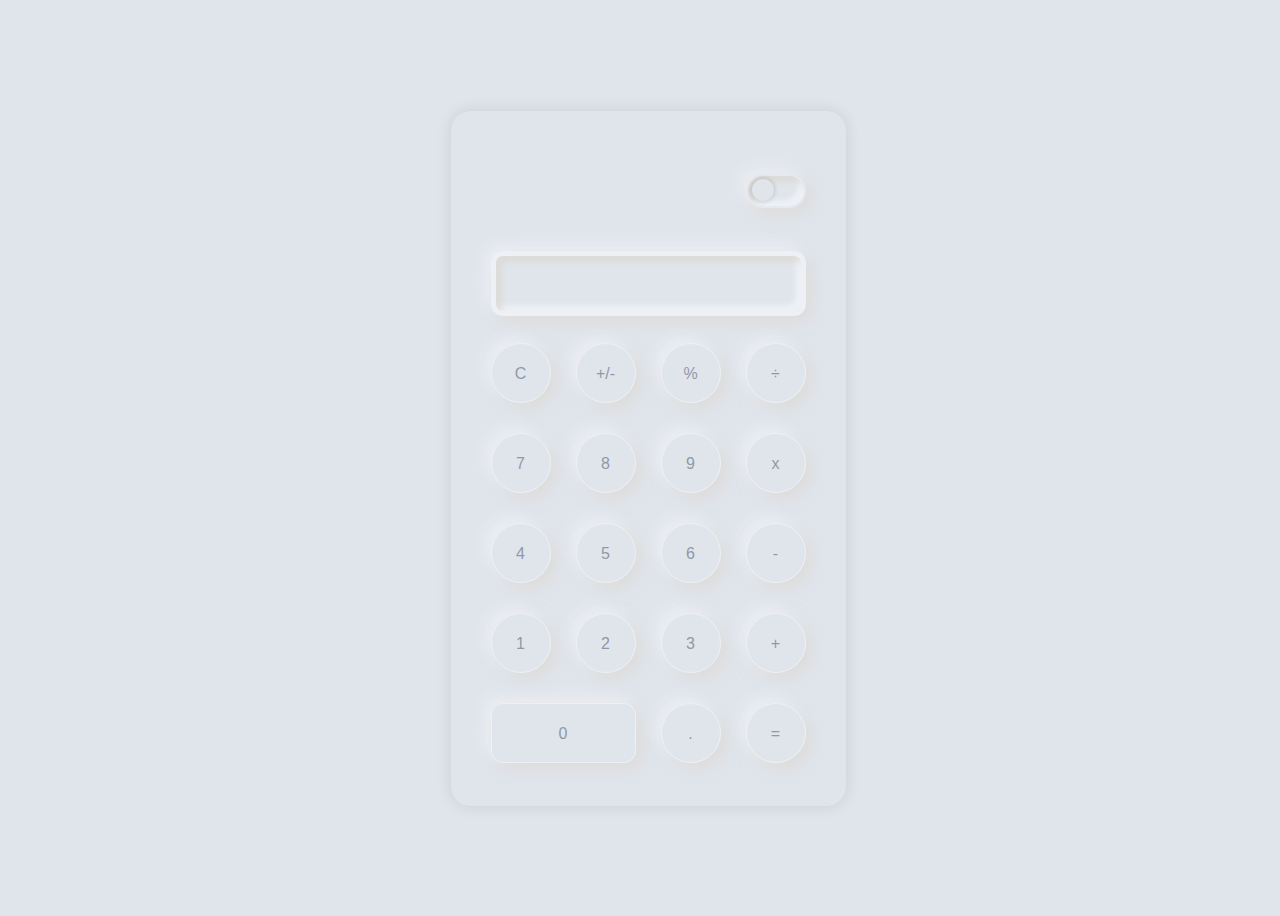
<file: calculator/index.html>
<!DOCTYPE html>
<html lang="en">
<head>
    <meta charset="UTF-8">
    <meta name="viewport" content="width=device-width, initial-scale=1.0">
    <title> Calculator </title>
    <!-- <link rel="stylesheet" href="style.css"> -->
</head>
<link rel="stylesheet" href="style.css">
<body>
    <div class="calculator" id="calc">
        <div class="toggle">
            <div class="theme-change-wrapper">
                <label class="theme-switch" for="checkbox" >
                    <input type="checkbox" name="" id="checkbox">
                    <div class="slider round"></div>
                </label>
            </div>
        </div>

        <div class="display"></div>
        <span class="c neumorphic">C</span>
        <span class="signed neumorphic">+/-</span>
        <span class="percent neumorphic">%</span>
        <span class="divide neumorphic">÷</span>
        <span class="seven neumorphic">7</span>
        <span class="eight neumorphic">8</span>
        <span class="nine neumorphic">9</span>
        <span class="times neumorphic">x</span>
        <span class="four neumorphic">4</span>
        <span class="five neumorphic">5</span>
        <span class="six neumorphic">6</span>
        <span class="minus neumorphic">-</span>
        <span class="one neumorphic">1</span>
        <span class="two neumorphic">2</span>
        <span class="three neumorphic">3</span>
        <span class="plus neumorphic">+</span>
        <span class="zero neumorphic">0</span>
        <span class="decimal neumorphic">.</span>
        <span class="equals neumorphic">=</span>

    </div>
    <script src="new.js"></script>
</body>
</html>
</file>
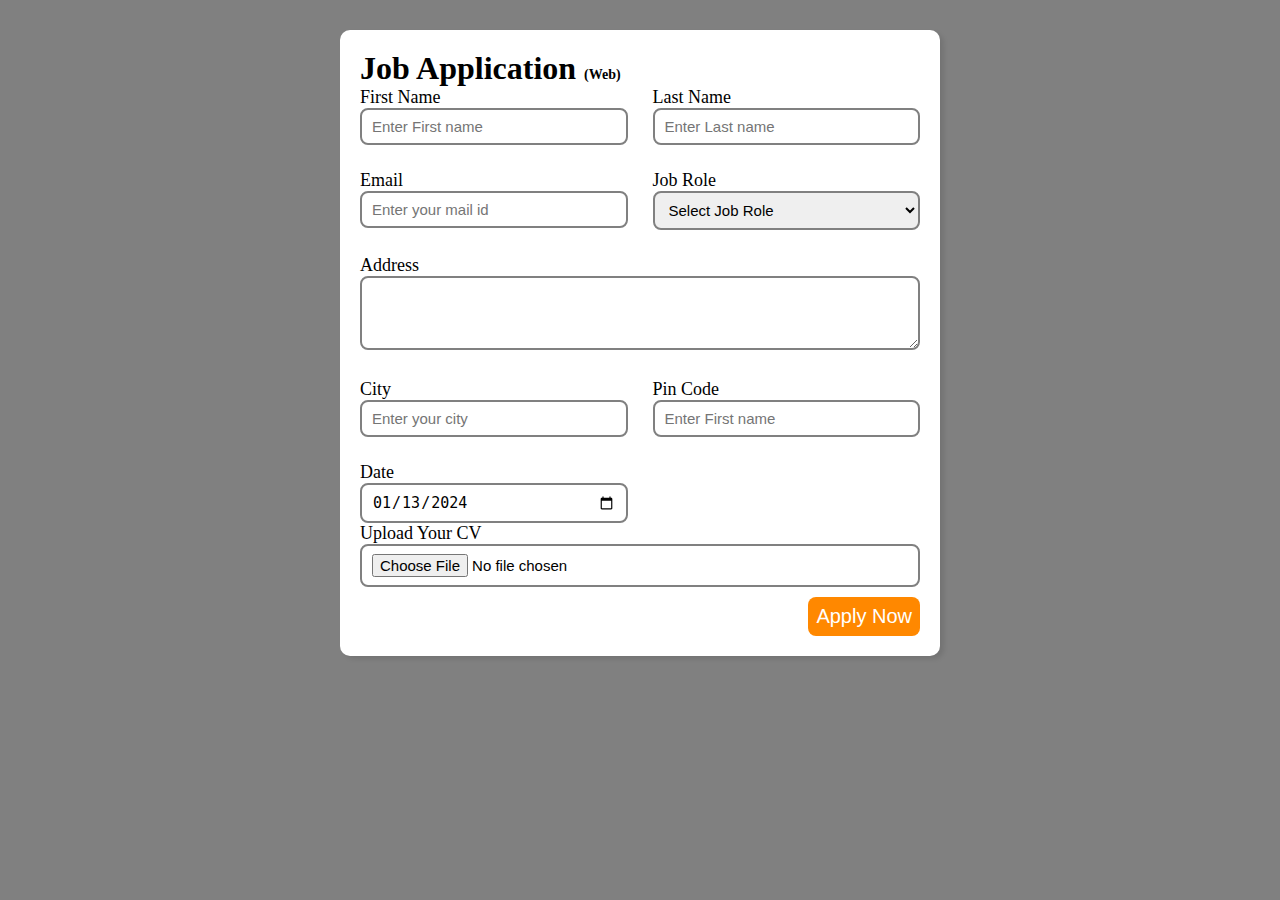
<file: Job Application Form/index.html>
<!DOCTYPE html>
<html lang="en">
<head>
    <meta charset="UTF-8">
    <meta name="viewport" content="width=device-width, initial-scale=1.0">
    <title> Job Application </title>
    <link rel="stylesheet" href="style.css">
</head>
<body>
    <section class="form">
        <div class="container">
            <div class="title">
                <h1> Job Application  <span class="bold"> (Web) </span> </h1>
                <form action="">
                    <div class="div_container">
                        
                        <div class="form_control">
                            <label for="first_name">First Name</label> 
                            <input type="text" name="first_name" id="first_name" placeholder="Enter First name">
                        </div>
                        <div class="form_control">
                            <label for="last_name">Last Name</label> 
                            <input type="text" name="last_name" id="Last_name" placeholder="Enter Last name">
                        </div>                        
                        <div class="form_control">
                            <label for="email">Email</label> 
                            <input type="email" name="email" id="email" placeholder="Enter your mail id" required>
                        </div>                        
                        <div class="form_control">
                            <label for="Job_role"> Job Role </label> 
                            <select name="" id="">
                                <option value="">Select Job Role</option>
                                <option value="frontend">Frontend Developer</option>
                                <option value="backend">Backend Developer</option>
                                <option value="system">System Designer</option>
                                <option value="full_stack">Full Stack Developer</option>
                            </select>
                        </div>
                        <div class="textarea_control">
                            <label for="address"> Address </label>
                            <textarea name="address" id="address" cols="50" rows="3" placeholder="Type here....."> </textarea>
                        </div>
                        <div class="form_control">
                            <label for="city"> City </label> 
                            <input type="text" name="city" id="city" placeholder="Enter your city">
                        </div>
                        <div class="form_control">
                            <label for="pin_code"> Pin Code </label> 
                            <input type="number" name="pin_code" id="pin_code" placeholder="Enter First name">
                        </div><div class="form_control">
                            <label for="date"> Date </label> 
                            <input value="2024-01-13" type="date" name="date" id="date">
                        </div>
                        </div><div class="form_control">
                            <label for="upload"> Upload Your CV </label> 
                            <input type="file" name="upload" id="upload">
                        </div> 
                        <div class="button_container">
                            <button type="submit"> Apply Now </button>
                        </div>  
                    </div>

                    
                </form>
            </div>
        </div>
            
    </section>
    
</body>
</html>
</file>
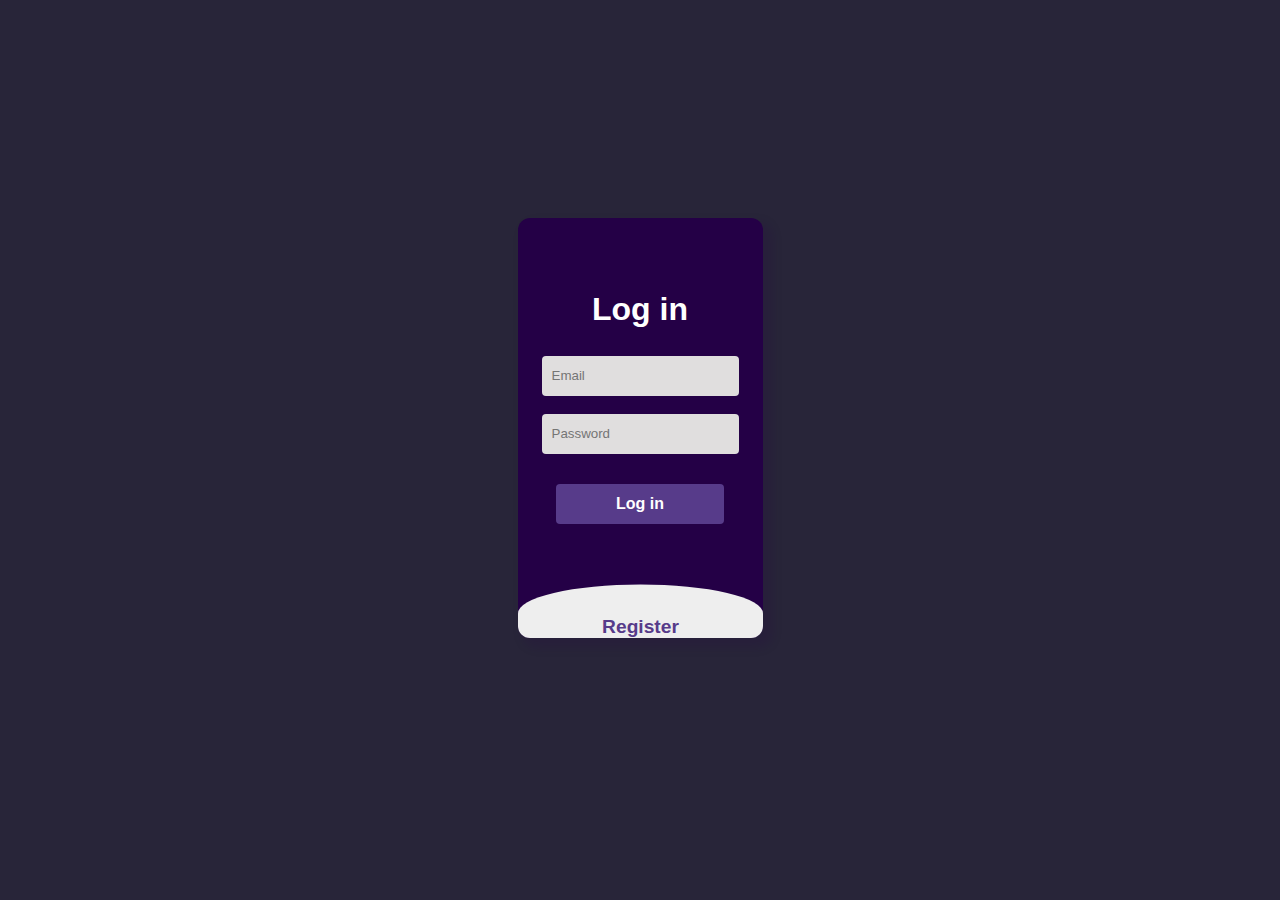
<file: login_signup/index.html>
<!DOCTYPE html>
<html lang="en">
<head>
    <meta charset="UTF-8">
    <meta name="viewport" content="width=device-width, initial-scale=1.0">
    <title> Signup Form  </title>
    <link rel="stylesheet" href="style.css">
</head>
<body>
    <div class="main">  	
		<input type="checkbox" id="chk" aria-hidden="true">
			<div class="login">
				<form class="form">
					<label for="chk" aria-hidden="true">Log in</label>
					<input class="input" type="email" name="email" placeholder="Email" required="HIIIIIIIIII">
					<input class="input" type="password" name="pswd" placeholder="Password" required="">
					<button>Log in</button>
				</form>
			</div>

            <div class="register">
                <form class="form" action="">
                    <label for="chk" aria-hidden="true">Register</label>
                    <input type="text" class="input" name="txt" placeholder="Username" required="">
                    <input type="email" class="input" name="email" placeholder="Email" required="">
                    <input type="password" class="input" name="pswd" placeholder="Password" required="">
                    <button> Register </button>
                </form>
            </div>
    </div>
</body>
</html>
</file>
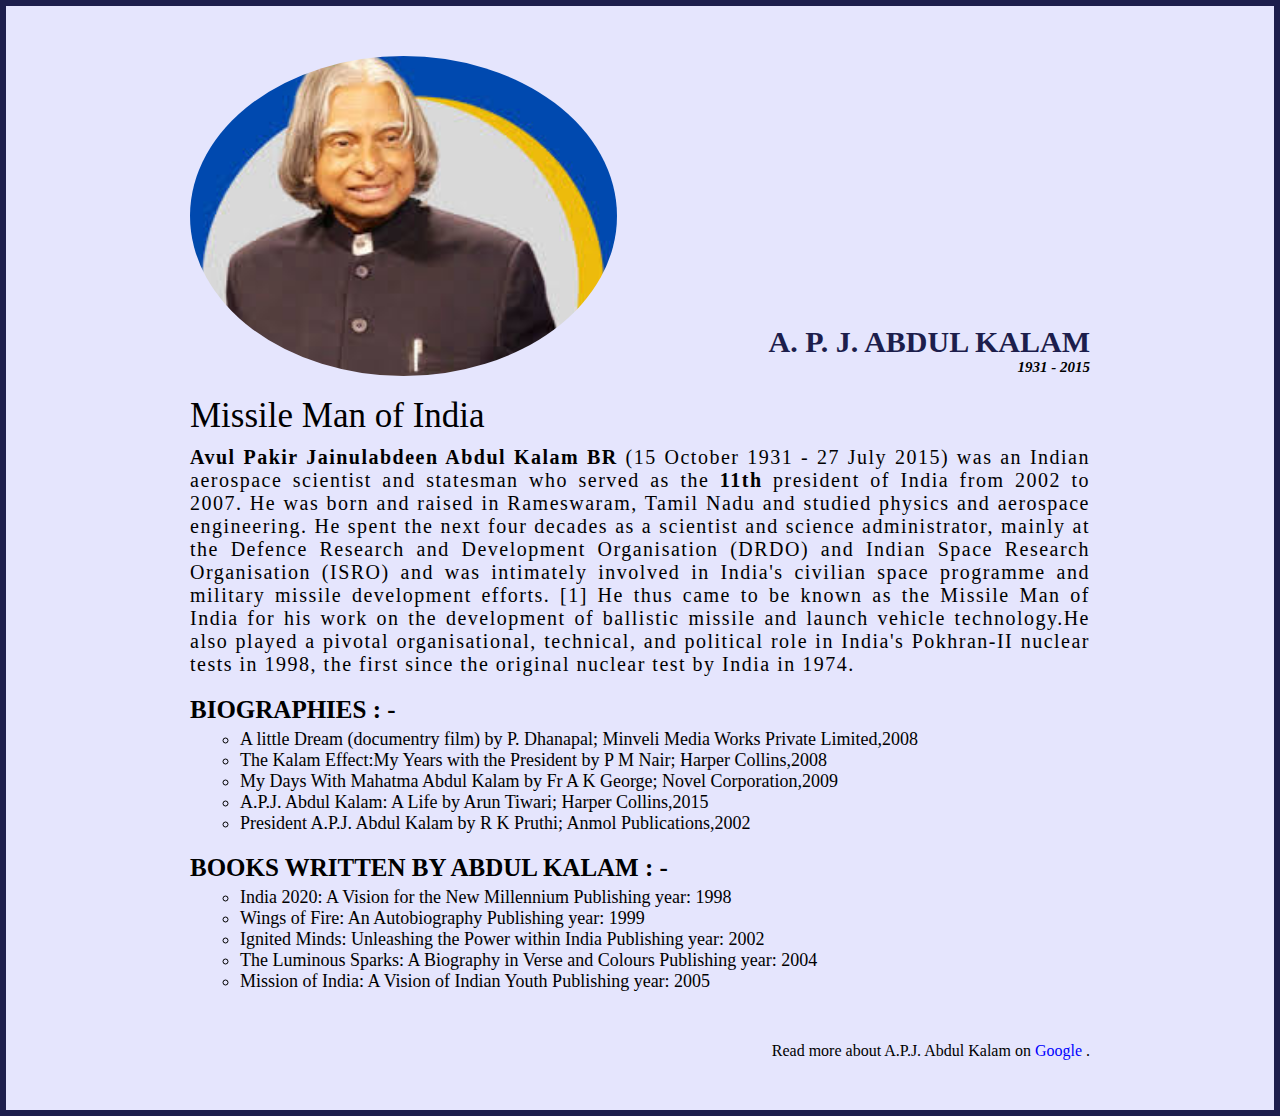
<file: tribute page2/index.html>
<!DOCTYPE html>
<html lang="en">
<head>
    <meta charset="UTF-8">
    <meta name="viewport" content="width=device-width, initial-scale=1.0">
    <title> The Tribute Page | A.P.J Abdul Kalam</title>
    <link rel="stylesheet" href="style.css">
</head>
<body>
    <div class="container"> 
        <div class="content">
            <section class="top-section">
                <div class="image">
                    <img src="img/apj.jpg" alt=" Abdul kalam ">   
                </div>
                <div class="name">
                    <h1> A. P. J. Abdul Kalam </h1>
                    <h4> 1931 - 2015 </h4>
                </div>
            </section>
            <section class="middle-section">
                <h2> Missile Man of India </h2>
                <p><b> Avul Pakir Jainulabdeen Abdul Kalam BR </b>(15 October 1931
                     - 27 July 2015) was an Indian aerospace 
                    scientist and statesman who served as the <b>11th</b> president 
                    of India from 2002 to 2007. He was born and raised in 
                    Rameswaram, Tamil Nadu and studied physics and aerospace 
                    engineering. He spent the next four decades as a scientist 
                    and science administrator, mainly at the Defence Research 
                    and Development Organisation (DRDO) and Indian Space Research 
                    Organisation (ISRO) and was intimately involved in India's 
                    civilian space programme and military missile development efforts.
                    [1] He thus came to be known as the Missile Man of India for his 
                    work on the development of ballistic missile and launch vehicle 
                    technology.He also played a pivotal organisational, 
                    technical, and political role in India's Pokhran-II nuclear 
                    tests in 1998, the first since the original nuclear test by 
                    India in 1974.

                    <!-- Kalam was elected as the 11th president of India in 2002 
                    with the support of both the ruling Bharatiya Janata Party 
                    and the then-opposition Indian National Congress. Widely 
                    referred to as the "People's President",[6] he returned to 
                    his civilian life of education, writing and public service 
                    after a single term. He was a recipient of several prestigious 
                    awards, including the Bharat Ratna, India's highest civilian honour.</p> -->

            </section>

            <section class="bottom-section">
               <div class="biography">
                <h3> biographies : - </h3>
                <ul >
                    <li>A little Dream (documentry film) by P. Dhanapal; Minveli Media Works Private Limited,2008</li>
                    <li>The Kalam Effect:My Years with the President by P M Nair; Harper Collins,2008</li>
                    <li>My Days With Mahatma Abdul Kalam by Fr A K George; Novel Corporation,2009</li>
                    <li>A.P.J. Abdul Kalam: A Life by Arun Tiwari; Harper Collins,2015</li>
                    <li>President A.P.J. Abdul Kalam by R K Pruthi; Anmol Publications,2002</li>
                </ul>
               </div>
               <div class="books">
                <h3> books written by abdul kalam : - </h3>
                <ol >
                    <li>India 2020: A Vision for the New Millennium
                        Publishing year: 1998
                        
                        </li>
                    <li>Wings of Fire: An Autobiography
                        Publishing year: 1999 </li>
                    <li> Ignited Minds: Unleashing the Power within India
                        Publishing year: 2002</li>
                    <li>The Luminous Sparks: A Biography in Verse and Colours
                        Publishing year: 2004</li>
                    <li> Mission of India: A Vision of Indian Youth
                        Publishing year: 2005</li>
                </ol>
               </div> 
            </section>
            <section class="footer">
                <footer> <p>
                    Read more about A.P.J. Abdul Kalam on <a href="https://en.wikipedia.org/wiki/A._P._J._Abdul_Kalam"> Google </a>.
                </p>
            </footer>
            </section>
       
        </div>
        
    </div>
</body>
</html>
</file>
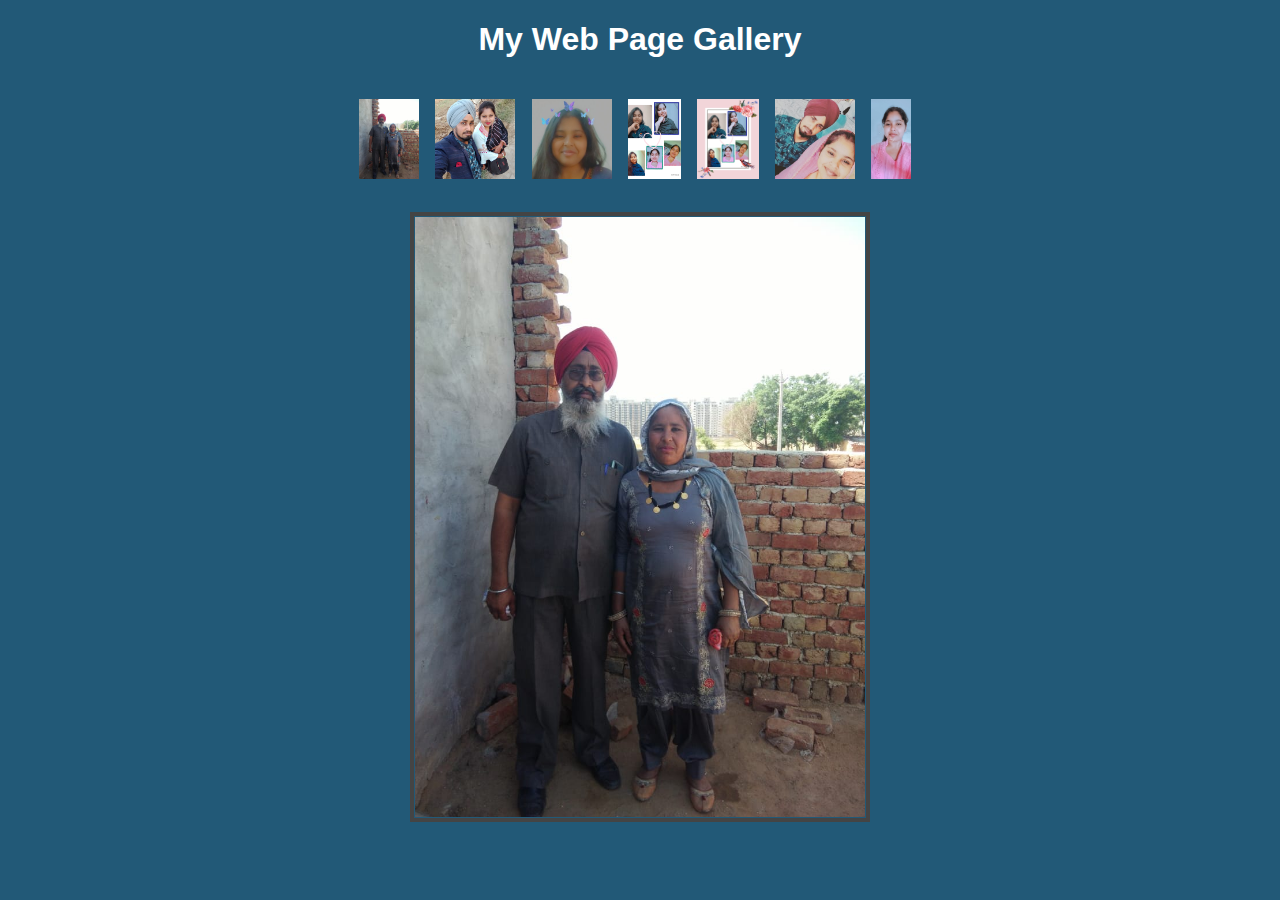
<file: Js Project 2/Photo_gallery.html>
<!DOCTYPE html>
<html lang="en">
<head>
    <meta charset="UTF-8">
    <meta name="viewport" content="width=device-width, initial-scale=1.0">
    <!-- <link rel="stylesheet" href="img"> -->
    <title> Photo Gallery </title>
    <style>
        body{
            background: rgb(34, 89, 119);
            margin: 20px;
            font-family: Arial;
            color: white ;
        }
        .thumbnail img{
            /* height: 80px; */
            padding: 1px;
            height: 80px;
            margin: 0 10px 10px 0;
        }

        .thumbnail img:hover{
            border: 4px solid #00ccff;
            filter: grayscale(66);
        }

        .preview img {
            border: 4px solid #444;
            padding: 1px;
            max-width: 800px;
            height: 600px;
        }
        h1, .preview, #container, .preview {
            text-align: center;
        }
    </style>
</head>
<body>
    <div id="container">
        <h1> My Web Page Gallery </h1>
        <br>
        <div class="thumbnail">
            <img onmouseover="preview.src=Img1.src" src="img/IMG-20210426-WA0003.jpg"  name="Img1">
            <img onmouseover="preview.src=Img2.src" src="img/IMG_20220702_001523_403.jpg" name="Img2">
            <img onmouseover="preview.src=Img3.src" src="img/IMG_20220702_083401_044.jpg"  name="Img3">
            <img onmouseover="preview.src=Img4.src" src="img/IMG_20220703_211116.jpg" name="Img4">
            <img onmouseover="preview.src=Img5.src" src="img/IMG_20220704_011934.jpg"  name="Img5">
            <img onmouseover="preview.src=Img6.src" src="img/IMG_20220728_160215_391.jpg"  name="Img6">
            <img onmouseover="preview.src=Img7.src" src="img/Snapchat-677242777.jpg" name="Img7">
        </div>
        <br>
        <div class="preview">
            <img name="preview" src="img/IMG-20210426-WA0003.jpg">
        </div>
    </div>
</body>
</html>
</file>
<file: calculator/style.css>
@import url('https://fonts.googleapis.com/css2?family=Odibee+Sans&display=swap');

:root{
    --body-bg-color: #e0e5ec;
    --bg-color: #e0e5ec;
    --primary-font-color: rgba(144, 152, 168, 1);
    --secondary-font-color: rgba(51, 64, 89, 1);
    --soft-high-light: rgba(255, 255, 255, 0.43);
    --dark-high-light: rgba(217,210,200,0.51);
}

[data-theme="dark"] {
    --bg-color: #131419;
    --primary-font-color: #c7c7c7;
    --secondary-font-color: #03a9f4;
    --soft-high-light: rgba(255, 255, 255, 0.05);
    --dark-high-light: rgba(0, 0, 0, 0.51);
}

*{
    box-sizing: border-box;
}

body{
    background: var(--body-bg-color);
    color: var(--primary-font-color);
}

.calculator{
    background: var(--bg-color);
    color: var(--primary-font-color);
}

.display {
    box-shadow: 6px 6px 16px 0 var(--dark-high-light), 
    -6px -6px 16px 0 var(--soft-high-light), 
    inset 6px 6px 5px 0 var(--dark-high-light), 
    inset -6px -6px 5px 0 var(--soft-high-light);
    border: 5px solid var(--soft-high-light); 
    color: var(--secondary-font-color); 
}

.neumorphic {
    box-shadow: 6px 6px 16px 0 var(--dark-high-light), -6px -6px 16px 0 var(--soft-high-light);
    border-radius: 50%;
    transition: 0.1s all ease-in-out;
    border: 1px solid var(--soft-high-light);
}

.neumorphic:hover {
    box-shadow: inset 6px 6px 5px 0 var(--dark-high-light), inset -6px -6px 5px 0 var(--soft-high-light);
    color: var(--secondary-font-color);
} 

/* Grid layout */

body{
    display: grid;
    width: 100vw;
    height: 100vh;
    align-items: center;
    justify-content: center;
    font-family: sans-serif;
    font-size: 16px;
}

.display {
    border-radius: 12px;
    transition: 0.1s all ease-in-out;
    height: 65px;
    width: 100%;
    line-height: 60px;
    text-align: right;
    padding-right: 20px;
    font-size: 32px;
    letter-spacing: 4px;
}

.calculator {
    box-shadow: 0 0 16px rgba(0, 0, 0, 0.1);
    display: grid;
    grid-template-columns: 1fr 1fr 1fr 1fr;
    grid-template-rows: 1fr 1fr 1fr 1fr 1fr 1fr 1fr ;
    grid-template-areas: "toggle toggle toggle toggle" "display display display display" "c signed percent divide" "seven eight nine times" "four five six minus" "one two three plus" "zero zero decimal equals";
    align-items: center;
    justify-items: center;
    grid-row-gap: 25px;
    grid-column-gap: 25px;
    border-radius: 20px;
    padding: 50px 40px 40px 40px;
}

.c,
.signed,
.percent,
.divide,
.seven,
.eight,
.nine,
.times,
.four,
.five,
.six,
.minus,
.one,
.two,
.three,
.plus,
.zero,
.decimal,
.equals {
    text-align: center;
    height: 60px;
    width: 60px;
    line-height: 60px;
    cursor: pointer;
} 

.zero {
    width: 100%;
    border-radius: 12px;
}

.toggle {
    grid-area: toggle;
}
.display {
    grid-area: display;
}

.c {
    grid-area: c;
}

.signed {
    grid-area: signed;
}

.percent {
    grid-area: percent;
}

.divide {
    grid-area: divide;
}

.seven {
    grid-area: seven;
}

.eight {
    grid-area: eight;
}

.nine {
    grid-area: nine;
}

.times {
    grid-area: times;
}

.four {
    grid-area: four;
}

.five {
    grid-area: five;
}

.six {
    grid-area: six;
}

.minus {
    grid-area: minus;
}

.one {
    grid-area: one;
}

.two {
    grid-area: two;
}

.three {
    grid-area: three;
}

.plus {
    grid-area: plus;
}

.zero {
    grid-area: zero;
}

.decimal {
    grid-area: decimal;
}

.equals {
    grid-area: equals;
}

.toggle {
    width: 100%;
}

.theme-change-wrapper {
    display: block;
    float: right;
    align-items: center;
}

.theme-switch {
    display: inline-block;
    height: 34px;
    position: relative;
    width: 60px;
}
.theme-switch input {
    display: none;
}

.slider {
    box-shadow: 6px 6px 16px 0 var(--dark-high-light), -6px -6px 16px 0 var(--soft-high-light), inset 6px 6px 5px 0 var(--dark-high-light), inset -6px -6px 5px 0 var(--soft-high-light);
    background-color: inherit;
    bottom: 0;
    cursor: pointer;
    left: 0;
    position: absolute;
    right: 0;
    top: 0;
    transition: 0.4s;
    border: 2px solid rgba(255, 255, 255, 0.2);
    /* border-radius: 40%;
    text-align: center; */
}

.slider:before {
    background-color: var(--bg-color);
    box-shadow: 0px 0px 5px rgba(0, 0, 0, 0.2);
    bottom: 4px;
    content: "";
    height: 22px;
    left: 4px;
    position: absolute;
    transition: 0.4s;
    width: 22px;
}

input:checked+.slider {
    background-color: var(--bg-color);
    box-shadow: 6px 6px 16px 0 var(--dark-high-light), -6px -6px 16px 0 var(--soft-high-light), inset 6px 6px 5px 0 var(--dark-high-light), inset -6px -6px 5px 0 var(--soft-high-light);
}

input:checked+.slider:before {
    background-color: var(--secondary-font-color);
}
input:checked+.slider:before {
    transform: translateX(26px);
}
.slider.round {
    border-radius: 34px;
}
.slider.round:before {
    border-radius: 50%;
    bottom: 0.29rem;
}
</file>
<file: Job Application Form/style.css>
*{
    margin: 0px;
    padding: 0px;
    box-sizing: border-box;
}
body{
  background-color: grey;
}
  
.container{
    /* text-align: center; */
    max-width: 900px;
    margin: 0 auto;
}

.title{
  max-width: 600px;
  background-color: white;
  /* text-align: center; */
  padding: 20px;
  margin: 0 auto;
  margin-top: 30px;
  box-shadow: 4px 3px 5px rgba(1, 1, 1, 0.1);
  border-radius: 10px;
}
.bold{
  font-size: 14px;
}

.div_container{
  display: grid;
  grid-template-columns: repeat(auto-fit,minmax(200px,1fr));
  gap: 25px;
}

.form_control{
  display: flex;
  flex-direction: column;
}
label{
  font-size: 18px;
}
input, select, textarea{
  font-size: 15px;
  padding: 8px 10px;
  border: 2px solid gray;
  border-radius: 8px;
}

.button_container{
  margin-top: 10px;
  display: flex;
  /* justify-content: end; */
  flex-direction: row-reverse;
}
button{
  padding: 6px 6px;
  font-size: 20px;
  color: rgb(255, 255, 255);
  background-color: rgb(255, 136, 0);
  border: transparent solid 2px;
  /* border-style: groove; */
  border-radius: 8px;
  transition: 0.3s ease-in;
}

input:focus{
  outline-color: brown;
}
/* 
button:focus{
  /* outline-color: bisque; */
  /* border-style: inset; */
  /* border-top: 4px; */
/* }  */

button:hover{
  background-color: #ccc;
  border: 2px solid red;
  color: black;
  transition: 0.3s ease-out;
  cursor: pointer;
}

.textarea_control{
  grid-column: 1 / span 2;
}
.textarea_control textarea{
  width: 100%;
}

@media (max-width: 460px){
  .textarea_control{
    grid-column: 1 / span 1;
  }
}

/* @media (minmax-width: 0px-460px){
  .textarea_control{
    grid-column: 1 / span 1;
  }
} */
</file>
<file: login_signup/style.css>
*{
    box-sizing:border-box;
    margin:0;
    padding:0;
}
body {
    height:95vh;
    display:flex;
    align-items:center;
    justify-content:center;
    background-color: #282539;
    font-family:arial; 
}

.main {
    position: relative;
    display: flex;
    flex-direction: column;
    background-color: #240046;
    max-height: 420px;
    overflow: hidden;
    border-radius: 12px;
    box-shadow: 7px 7px 10px 3px #24004628;
}

.form {
    display: flex;
    flex-direction: column;
    gap: 18px;
    padding: 24px;
}

/*checkbox to switch from sign up to login*/
#chk {
    display: none;
}  

/* /   Login    / */
.login {
  position: relative;
  width: 100%;
  height: 100%;
}

.login label {
  margin: 25% 0 5%;
}

label {
    color: #fff;
    font-size: 2rem;
    justify-content: center;
    display: flex;
    font-weight: bold;
    cursor: pointer;
    transition: .5s ease-in-out;
}
  
.input {
    width: 100%;
    height: 40px;
    background: #e0dede;
    padding: 10px;
    border: none;
    outline: none;
    border-radius: 4px;
}
.register{
    background: #eee;
    border-radius: 60%/10%;
    transform: translateY(5%);
    transition: .8s ease-in-out;
}
.register label{
    color: #573b8a;
    transform: scale(.6);
}

#chk:checked ~ .register{
    transform: translateY(-60%);
}
#chk:checked ~ .register label{
    transform: scale(1);
    margin: 10% 0 5%;
}
#chk:checked ~ .login label{
    transform: scale(.6);
    margin: 5% 0 5%;
}

/* /    Button   / */
.form button {
  width: 85%;
  height: 40px;
  margin: 12px auto 10%;
  color: #fff;
  background: #573b8a;
  font-size: 1rem;
  font-weight: bold;
  border: none;
  border-radius: 4px;
  cursor: pointer;
  transition: .2s ease-in;
}


.form button:hover{
    background-color: #6d44b8;
}
</file>
<file: tribute page2/style.css>
*{
    margin: 0;
    padding: 0;
    box-sizing: border-box;
}

.container{
    /* background-color: rgb(135, 187, 222); */
    background-color: #e5e5fd;
    border: 6px solid #1d1e4c;
    min-height: 96vh;
}
.content{
    /* text-align: center; */
    max-width: 900px;
    margin: 0px auto;
}

.image{
    /* border: 4px  solid black; */
    border-radius: 50%;
    overflow: hidden;
}
.image, img{
    height: 320px ;
    width: 300;  
}
/* .name{
    margin-top: 20%;
} */
.top-section h1{
    font-size: 30px;
    font-weight: bold;
    color: #1d1e4c;
    text-transform: uppercase;
}
.top-section h4{
    font-size: 15px;
    font-style: oblique;
    text-align: end;
}
.top-section{
    margin-top: 50px;
    display: flex;
    /* flex-direction: row; */
    justify-content: space-between;
    align-items: flex-end;
    /* align-items: self-end; */
}

.middle-section{
    margin-top: 20px;
}
.middle-section h2{
    font-size: 35px;
    font-weight: 500;
    margin-bottom: 10px;
    /* font-family: Arial, Helvetica, sans-serif; */
}
.middle-section p{
    margin-top: 10px;
    font-size: 20px;
    font-weight: 500;
    /* font-family: Verdana, Geneva, Tahoma, sans-serif; */
    letter-spacing: 1.5px;
    line-height: 23px;
    text-align: justify;
}

.biography h3{
    margin-top: 20px;
    font-size: 25px;
    margin-bottom: 5px;
    text-transform: uppercase;
    /* text-decoration: dotted; */
}
.biography ul{
    margin-left: 50px;
    font-size: 18px;
    list-style: circle;
}

.books h3{
    margin-top: 20px;
    margin-bottom: 5px;
    /* margin-left: 10px; */
    font-size: 25px;
    text-transform: uppercase;
    /* text-decoration: dotted; */
}
.books ol{
    list-style: circle;
    margin-left: 50px;
    font-size: 18px;
    margin-bottom: 30px;
    
}
footer{
    margin: 50px 0px ;
}
footer p{
    text-align: end;
}
footer p a{
    cursor: pointer;
    color: blue;
    text-decoration: none;
}
</file>
